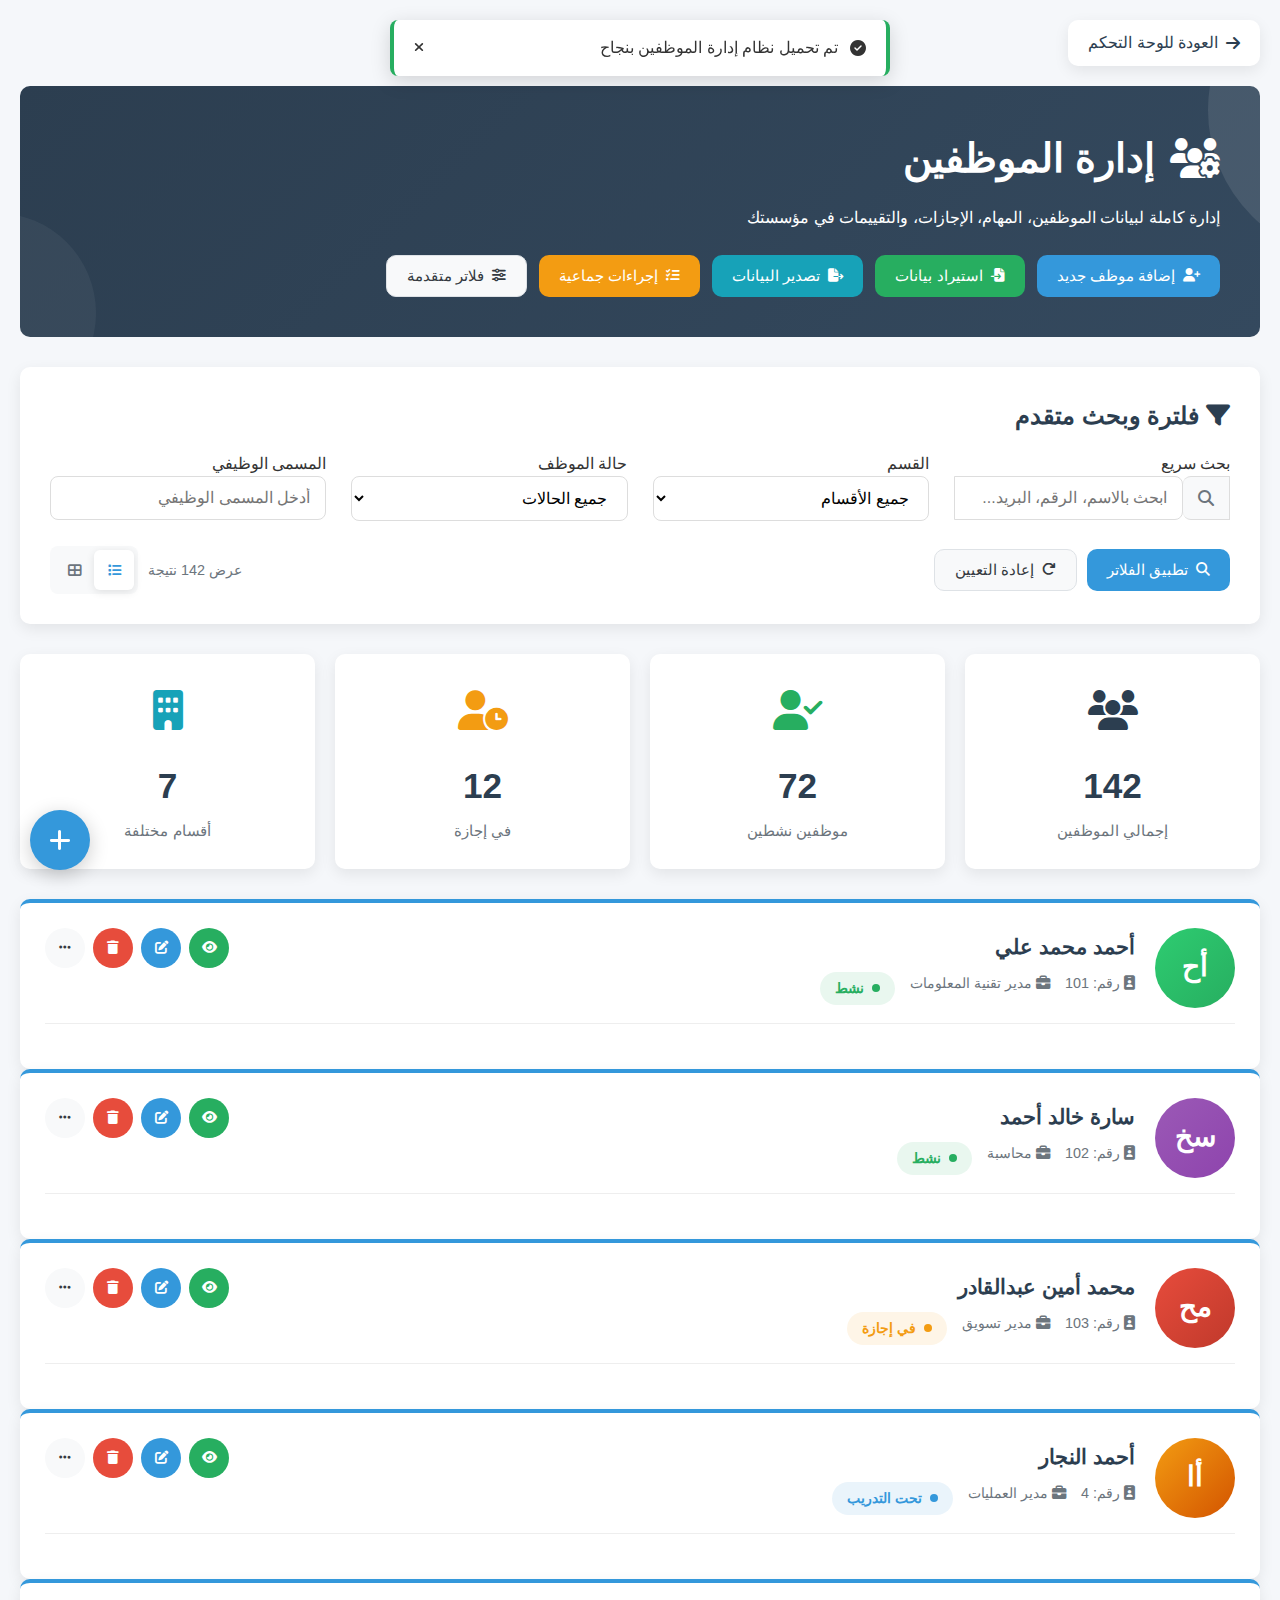
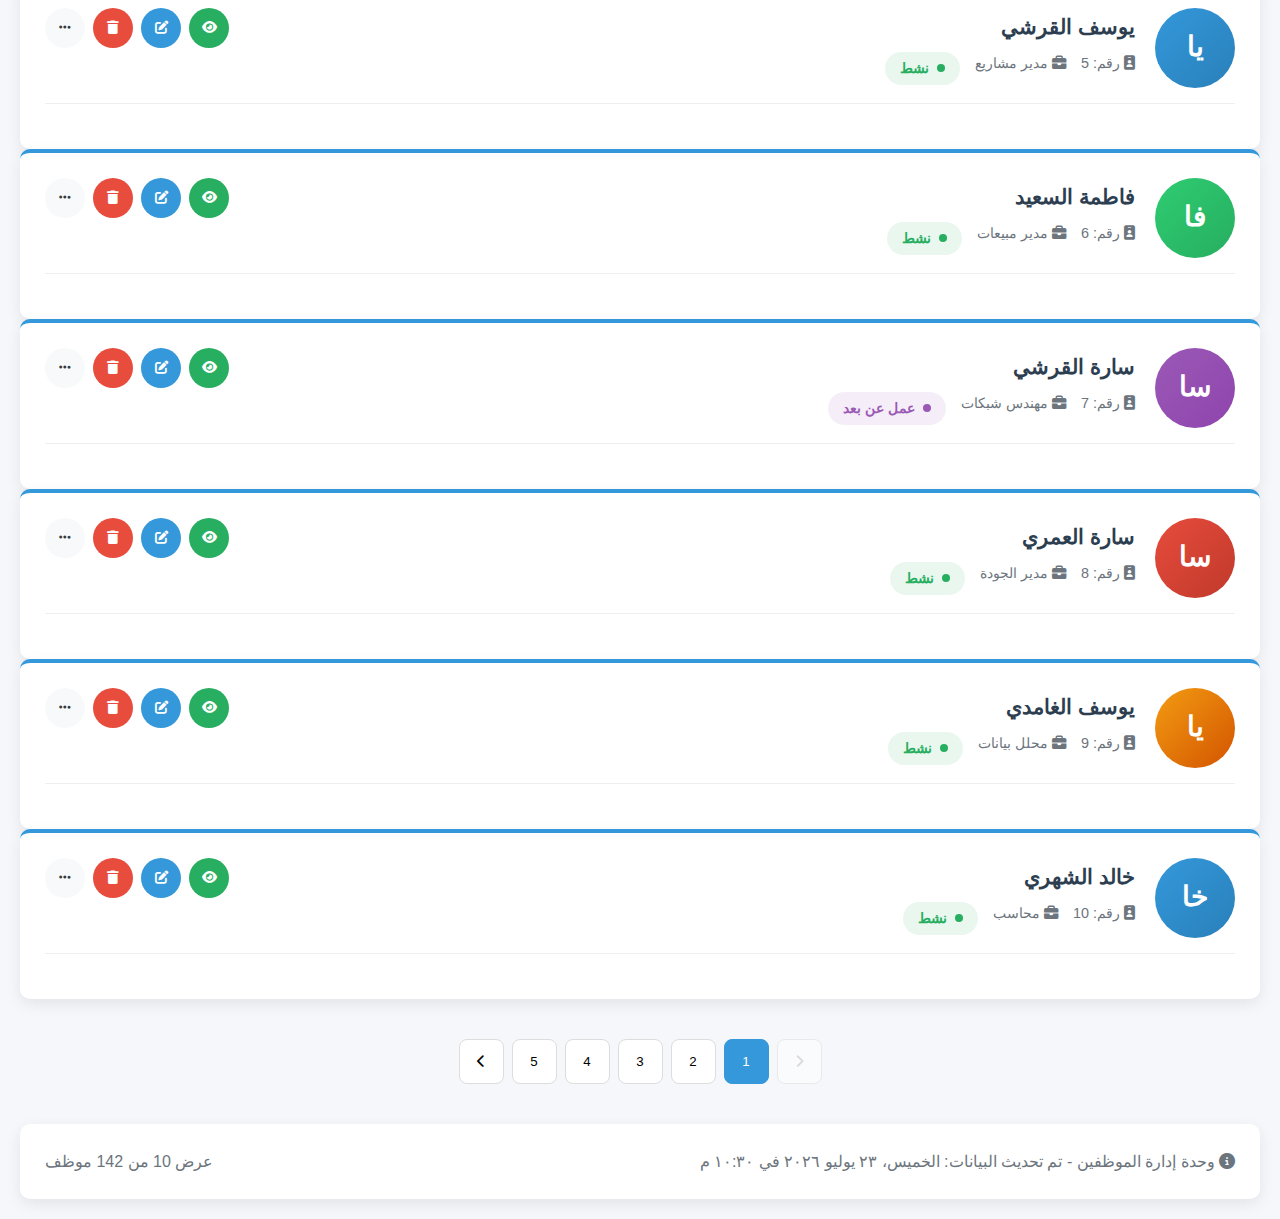
<file: index.html>
<!DOCTYPE html>
<html lang="ar" dir="rtl">
<head>
    <meta charset="UTF-8">
    <meta name="viewport" content="width=device-width, initial-scale=1.0">
    <title>إدارة الموظفين - Zeralda ERP</title>
    <link rel="stylesheet" href="https://cdnjs.cloudflare.com/ajax/libs/font-awesome/6.4.0/css/all.min.css">
    <link rel="stylesheet" href="styles.css">
</head>
<body>
    <div class="container">
        <!-- زر العودة -->
        <a href="../index.html" class="back-btn">
            <i class="fas fa-arrow-right"></i> العودة للوحة التحكم
        </a>
        
        <!-- رأس الصفحة -->
        <div class="page-header">
            <div class="page-header-content">
                <h1><i class="fas fa-users-cog"></i> إدارة الموظفين</h1>
                <p>إدارة كاملة لبيانات الموظفين، المهام، الإجازات، والتقييمات في مؤسستك</p>
                <div class="header-actions">
                    <button class="btn btn-primary" onclick="openAddEmployeeModal()">
                        <i class="fas fa-user-plus"></i> إضافة موظف جديد
                    </button>
                    <button class="btn btn-success" onclick="openImportModal()">
                        <i class="fas fa-file-import"></i> استيراد بيانات
                    </button>
                    <button class="btn btn-info" onclick="exportEmployees()">
                        <i class="fas fa-file-export"></i> تصدير البيانات
                    </button>
                    <button class="btn btn-warning" onclick="openBulkActionsModal()">
                        <i class="fas fa-tasks"></i> إجراءات جماعية
                    </button>
                    <button class="btn btn-light" onclick="toggleAdvancedFilters()">
                        <i class="fas fa-sliders-h"></i> فلاتر متقدمة
                    </button>
                </div>
            </div>
        </div>
        
        <!-- قسم الفلاتر والبحث -->
        <div class="filters-section">
            <h3><i class="fas fa-filter"></i> فلترة وبحث متقدم</h3>
            <div class="filters-grid">
                <div>
                    <label>بحث سريع</label>
                    <div class="input-group">
                        <span class="input-group-text">
                            <i class="fas fa-search"></i>
                        </span>
                        <input type="text" class="form-control" placeholder="ابحث بالاسم، الرقم، البريد..." id="searchInput">
                    </div>
                </div>
                <div>
                    <label>القسم</label>
                    <select class="form-control" id="departmentFilter">
                        <option value="">جميع الأقسام</option>
                        <option value="it">تكنولوجيا المعلومات</option>
                        <option value="hr">الموارد البشرية</option>
                        <option value="finance">المالية</option>
                        <option value="marketing">التسويق</option>
                        <option value="sales">المبيعات</option>
                        <option value="operations">العمليات</option>
                        <option value="support">الدعم الفني</option>
                    </select>
                </div>
                <div>
                    <label>حالة الموظف</label>
                    <select class="form-control" id="statusFilter">
                        <option value="">جميع الحالات</option>
                        <option value="active">نشط</option>
                        <option value="inactive">غير نشط</option>
                        <option value="vacation">في إجازة</option>
                        <option value="training">تحت التدريب</option>
                        <option value="remote">عمل عن بعد</option>
                    </select>
                </div>
                <div>
                    <label>المسمى الوظيفي</label>
                    <input type="text" class="form-control" placeholder="أدخل المسمى الوظيفي" id="positionFilter">
                </div>
            </div>
            
            <!-- الفلاتر المتقدمة -->
            <div class="advanced-filters" id="advancedFilters">
                <h4><i class="fas fa-cogs"></i> فلاتر متقدمة</h4>
                <div class="filters-grid">
                    <div>
                        <label>نطاق الراتب</label>
                        <div class="row">
                            <div class="col-6">
                                <input type="number" class="form-control" placeholder="من" id="salaryMin">
                            </div>
                            <div class="col-6">
                                <input type="number" class="form-control" placeholder="إلى" id="salaryMax">
                            </div>
                        </div>
                    </div>
                    <div>
                        <label>تاريخ التعيين</label>
                        <div class="row">
                            <div class="col-6">
                                <input type="date" class="form-control" id="hireDateFrom">
                            </div>
                            <div class="col-6">
                                <input type="date" class="form-control" id="hireDateTo">
                            </div>
                        </div>
                    </div>
                    <div>
                        <label>المدينة</label>
                        <input type="text" class="form-control" placeholder="اسم المدينة" id="cityFilter">
                    </div>
                    <div>
                        <label>فرز حسب</label>
                        <select class="form-control" id="sortBy">
                            <option value="name">الاسم (أ-ي)</option>
                            <option value="name_desc">الاسم (ي-أ)</option>
                            <option value="salary">الراتب (منخفض-عالي)</option>
                            <option value="salary_desc">الراتب (عالي-منخفض)</option>
                            <option value="hireDate">تاريخ التعيين (قديم-جديد)</option>
                            <option value="hireDate_desc">تاريخ التعيين (جديد-قديم)</option>
                        </select>
                    </div>
                </div>
            </div>
            
            <div class="filters-actions">
                <button class="btn btn-primary" onclick="applyFilters()">
                    <i class="fas fa-search"></i> تطبيق الفلاتر
                </button>
                <button class="btn btn-light" onclick="resetFilters()">
                    <i class="fas fa-redo"></i> إعادة التعيين
                </button>
                <span id="resultsCount" class="results-count">
                    جاري تحميل النتائج...
                </span>
                <div class="view-toggle">
                    <button class="view-toggle-btn active" onclick="changeView('list')">
                        <i class="fas fa-list"></i>
                    </button>
                    <button class="view-toggle-btn" onclick="changeView('grid')">
                        <i class="fas fa-th-large"></i>
                    </button>
                </div>
            </div>
        </div>
        
        <!-- إحصائيات -->
        <div class="stats-grid">
            <div class="stat-card clickable" onclick="filterByStatus('')">
                <div class="stat-icon" style="color: var(--secondary);">
                    <i class="fas fa-users"></i>
                </div>
                <div class="stat-value" id="totalEmployees">142</div>
                <div class="stat-label">إجمالي الموظفين</div>
            </div>
            <div class="stat-card clickable" onclick="filterByStatus('active')">
                <div class="stat-icon" style="color: var(--success);">
                    <i class="fas fa-user-check"></i>
                </div>
                <div class="stat-value" id="activeEmployees">135</div>
                <div class="stat-label">موظفين نشطين</div>
            </div>
            <div class="stat-card clickable" onclick="filterByStatus('vacation')">
                <div class="stat-icon" style="color: var(--warning);">
                    <i class="fas fa-user-clock"></i>
                </div>
                <div class="stat-value" id="vacationEmployees">7</div>
                <div class="stat-label">في إجازة</div>
            </div>
            <div class="stat-card clickable" onclick="filterByDepartment('')">
                <div class="stat-icon" style="color: var(--info);">
                    <i class="fas fa-building"></i>
                </div>
                <div class="stat-value" id="totalDepartments">8</div>
                <div class="stat-label">أقسام مختلفة</div>
            </div>
        </div>
        
        <!-- قائمة الموظفين -->
        <div class="employees-container">
            <div class="loading" id="loadingIndicator" style="display: none;">
                <div class="loading-spinner"></div>
            </div>
            
            <div class="employees-list" id="employeesList">
                <!-- سيتم تعبئة القائمة ديناميكياً -->
            </div>
            
            <div class="empty-state" id="emptyState" style="display: none;">
                <i class="fas fa-users-slash"></i>
                <h3>لا توجد نتائج</h3>
                <p>لم يتم العثور على موظفين بناءً على الفلاتر المحددة</p>
                <button class="btn btn-primary" onclick="resetFilters()">
                    <i class="fas fa-redo"></i> عرض جميع الموظفين
                </button>
            </div>
        </div>
        
        <!-- الترقيم -->
        <div class="pagination" id="paginationContainer">
            <!-- سيتم تعبئة الترقيم ديناميكياً -->
        </div>
        
        <!-- تذييل الصفحة -->
        <div class="footer">
            <div>
                <p><i class="fas fa-info-circle"></i> وحدة إدارة الموظفين - تم تحديث البيانات: <span id="lastUpdate">اليوم الساعة 11:30 صباحاً</span></p>
            </div>
            <div>
                <p>عرض <span id="displayCount">3</span> من <span id="totalCount">142</span> موظف</p>
            </div>
        </div>
    </div>
    
    <!-- زر الإضافة العائم -->
    <button class="floating-action-btn" onclick="openAddEmployeeModal()">
        <i class="fas fa-plus"></i>
    </button>

    <script src="script.js"></script>
</body>
</html>
</file>
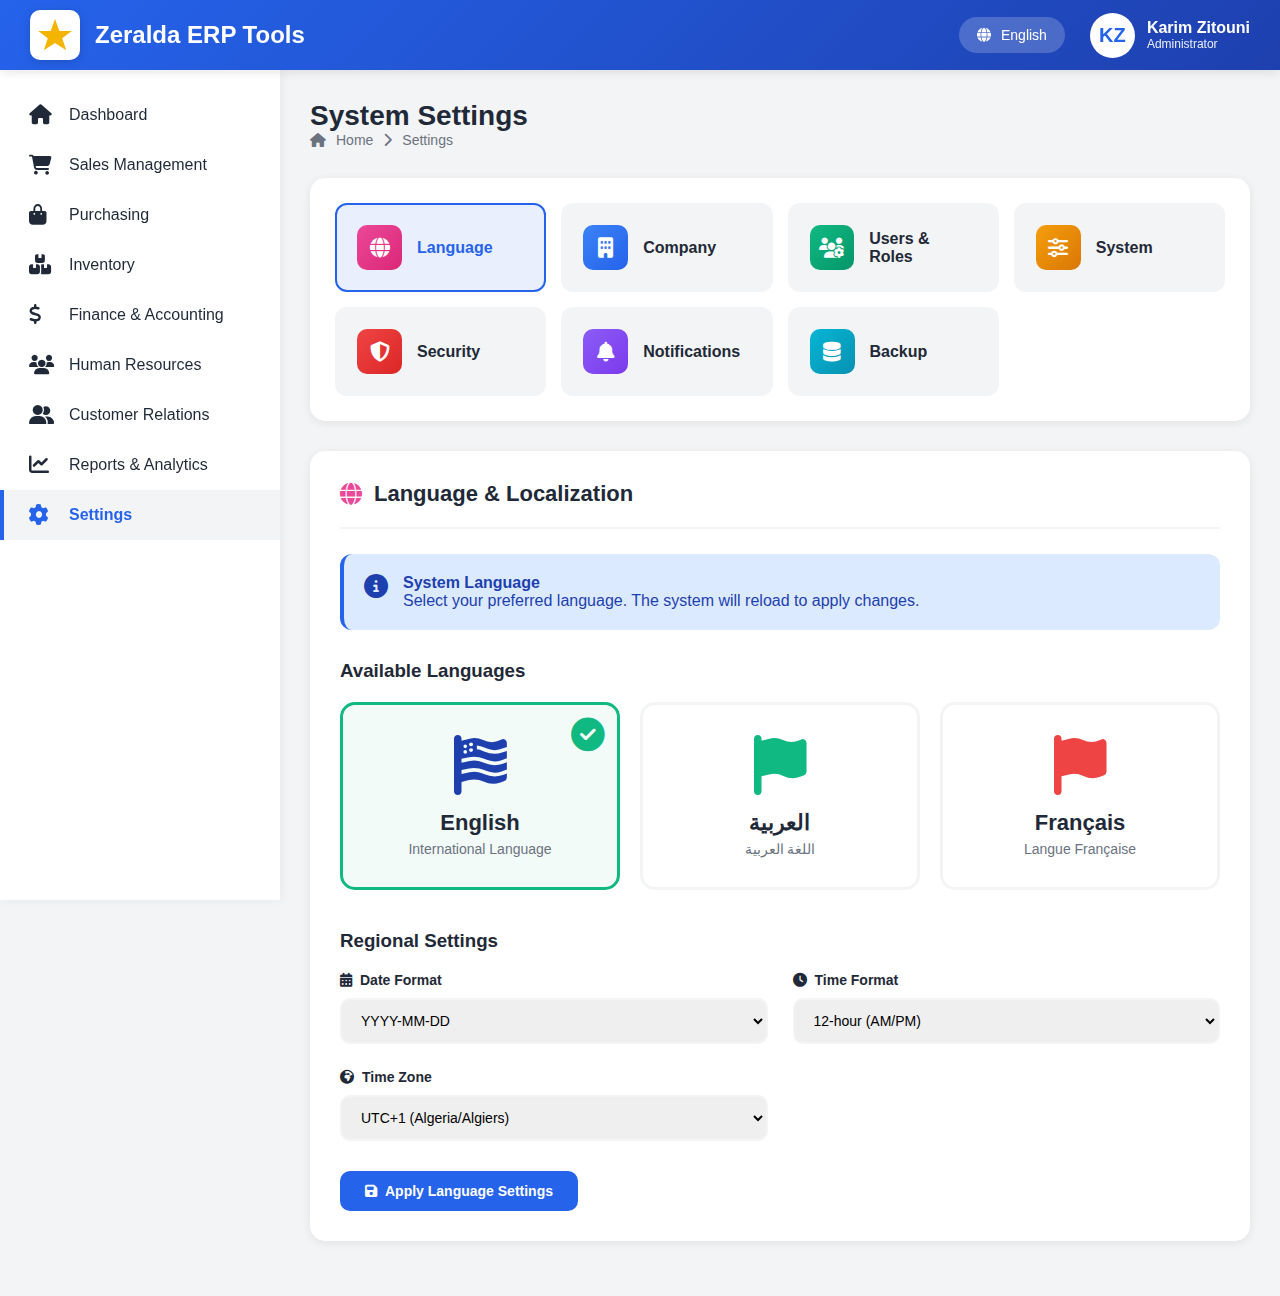
<file: settings.html>
<!DOCTYPE html>
<html lang="en" dir="ltr">
<head>
    <meta charset="UTF-8">
    <meta name="viewport" content="width=device-width, initial-scale=1.0">
    <title>Settings - Zeralda ERP Tools</title>
    <link rel="stylesheet" href="https://cdnjs.cloudflare.com/ajax/libs/font-awesome/6.4.0/css/all.min.css">
    <style>
        * {
            margin: 0;
            padding: 0;
            box-sizing: border-box;
        }

        :root {
            --primary-color: #2563eb;
            --secondary-color: #1e40af;
            --success-color: #10b981;
            --warning-color: #f59e0b;
            --danger-color: #ef4444;
            --info-color: #06b6d4;
            --purple-color: #8b5cf6;
            --dark-color: #1f2937;
            --light-color: #f3f4f6;
            --white-color: #ffffff;
            --sidebar-width: 280px;
            --header-height: 70px;
        }

        body {
            font-family: 'Segoe UI', Tahoma, Geneva, Verdana, sans-serif;
            background-color: var(--light-color);
            color: var(--dark-color);
        }

        body.rtl {
            direction: rtl;
        }

        /* Header */
        .header {
            position: fixed;
            top: 0;
            left: 0;
            right: 0;
            height: var(--header-height);
            background: linear-gradient(135deg, var(--primary-color), var(--secondary-color));
            color: white;
            display: flex;
            align-items: center;
            justify-content: space-between;
            padding: 0 30px;
            box-shadow: 0 2px 10px rgba(0,0,0,0.1);
            z-index: 1000;
        }

        .header-left {
            display: flex;
            align-items: center;
            gap: 20px;
        }

        .logo {
            display: flex;
            align-items: center;
            gap: 15px;
            font-size: 24px;
            font-weight: bold;
        }

        .logo-image {
            height: 50px;
            width: auto;
            object-fit: contain;
            background: white;
            padding: 5px;
            border-radius: 10px;
            box-shadow: 0 2px 8px rgba(0,0,0,0.15);
        }

        .header-right {
            display: flex;
            align-items: center;
            gap: 25px;
        }

        .language-indicator {
            background: rgba(255,255,255,0.2);
            padding: 10px 18px;
            border-radius: 25px;
            display: flex;
            align-items: center;
            gap: 10px;
            font-size: 14px;
            font-weight: 500;
            cursor: pointer;
            transition: all 0.3s;
            text-decoration: none;
            color: white;
        }

        .language-indicator:hover {
            background: rgba(255,255,255,0.3);
            transform: scale(1.05);
        }

        .user-info {
            display: flex;
            align-items: center;
            gap: 12px;
        }

        .user-avatar {
            width: 45px;
            height: 45px;
            border-radius: 50%;
            background: white;
            color: var(--primary-color);
            display: flex;
            align-items: center;
            justify-content: center;
            font-size: 20px;
            font-weight: bold;
        }

        /* Sidebar */
        .sidebar {
            position: fixed;
            top: var(--header-height);
            left: 0;
            width: var(--sidebar-width);
            height: calc(100vh - var(--header-height));
            background: var(--white-color);
            box-shadow: 2px 0 10px rgba(0,0,0,0.05);
            overflow-y: auto;
            transition: all 0.3s;
            z-index: 999;
        }

        body.rtl .sidebar {
            left: auto;
            right: 0;
        }

        .menu {
            padding: 20px 0;
        }

        .menu-item {
            padding: 15px 25px;
            display: flex;
            align-items: center;
            gap: 15px;
            color: var(--dark-color);
            text-decoration: none;
            transition: all 0.3s;
            cursor: pointer;
            border-left: 4px solid transparent;
        }

        body.rtl .menu-item {
            border-left: none;
            border-right: 4px solid transparent;
        }

        .menu-item:hover {
            background: var(--light-color);
            border-left-color: var(--primary-color);
        }

        body.rtl .menu-item:hover {
            border-right-color: var(--primary-color);
        }

        .menu-item.active {
            background: var(--light-color);
            color: var(--primary-color);
            border-left-color: var(--primary-color);
            font-weight: 600;
        }

        body.rtl .menu-item.active {
            border-right-color: var(--primary-color);
        }

        .menu-item i {
            width: 25px;
            font-size: 20px;
        }

        /* Main Content */
        .main-content {
            margin-left: var(--sidebar-width);
            margin-top: var(--header-height);
            padding: 30px;
            min-height: calc(100vh - var(--header-height));
        }

        body.rtl .main-content {
            margin-left: 0;
            margin-right: var(--sidebar-width);
        }

        .page-header {
            display: flex;
            justify-content: space-between;
            align-items: center;
            margin-bottom: 30px;
            flex-wrap: wrap;
            gap: 15px;
        }

        .page-title {
            font-size: 28px;
            font-weight: 700;
            color: var(--dark-color);
        }

        .breadcrumb {
            display: flex;
            align-items: center;
            gap: 10px;
            font-size: 14px;
            color: #6b7280;
        }

        /* Settings Navigation */
        .settings-nav {
            background: white;
            border-radius: 15px;
            box-shadow: 0 2px 10px rgba(0,0,0,0.08);
            margin-bottom: 30px;
            padding: 25px;
        }

        .settings-nav-grid {
            display: grid;
            grid-template-columns: repeat(auto-fit, minmax(200px, 1fr));
            gap: 15px;
        }

        .settings-nav-item {
            padding: 20px;
            background: var(--light-color);
            border-radius: 12px;
            cursor: pointer;
            transition: all 0.3s;
            display: flex;
            align-items: center;
            gap: 15px;
            border: 2px solid transparent;
        }

        .settings-nav-item:hover {
            background: #e5e7eb;
            transform: translateY(-3px);
            box-shadow: 0 5px 15px rgba(0,0,0,0.1);
        }

        .settings-nav-item.active {
            background: rgba(37, 99, 235, 0.1);
            border-color: var(--primary-color);
            color: var(--primary-color);
        }

        .settings-icon {
            width: 45px;
            height: 45px;
            border-radius: 10px;
            display: flex;
            align-items: center;
            justify-content: center;
            font-size: 20px;
            color: white;
        }

        .settings-icon.blue { background: linear-gradient(135deg, #3b82f6, #2563eb); }
        .settings-icon.green { background: linear-gradient(135deg, #10b981, #059669); }
        .settings-icon.orange { background: linear-gradient(135deg, #f59e0b, #d97706); }
        .settings-icon.red { background: linear-gradient(135deg, #ef4444, #dc2626); }
        .settings-icon.purple { background: linear-gradient(135deg, #8b5cf6, #7c3aed); }
        .settings-icon.cyan { background: linear-gradient(135deg, #06b6d4, #0891b2); }
        .settings-icon.pink { background: linear-gradient(135deg, #ec4899, #db2777); }

        /* Settings Section */
        .settings-section {
            background: white;
            border-radius: 15px;
            box-shadow: 0 2px 10px rgba(0,0,0,0.08);
            padding: 30px;
            margin-bottom: 25px;
            display: none;
        }

        .settings-section.active {
            display: block;
        }

        .section-header {
            display: flex;
            justify-content: space-between;
            align-items: center;
            margin-bottom: 25px;
            padding-bottom: 20px;
            border-bottom: 2px solid var(--light-color);
        }

        .section-title {
            font-size: 22px;
            font-weight: 700;
            display: flex;
            align-items: center;
            gap: 12px;
        }

        /* Language Card Styles */
        .language-card {
            background: white;
            border: 3px solid var(--light-color);
            border-radius: 15px;
            padding: 30px;
            cursor: pointer;
            transition: all 0.3s;
            display: flex;
            flex-direction: column;
            align-items: center;
            text-align: center;
            position: relative;
        }

        .language-card:hover {
            border-color: var(--primary-color);
            transform: translateY(-5px);
            box-shadow: 0 8px 20px rgba(37, 99, 235, 0.2);
        }

        .language-card.selected {
            border-color: var(--success-color);
            background: rgba(16, 185, 129, 0.05);
        }

        .language-flag {
            margin-bottom: 15px;
        }

        .language-info h4 {
            font-size: 22px;
            font-weight: 700;
            margin-bottom: 5px;
            color: var(--dark-color);
        }

        .language-info p {
            font-size: 14px;
            color: #6b7280;
        }

        .language-check {
            position: absolute;
            top: 15px;
            right: 15px;
            font-size: 28px;
            color: var(--success-color);
            opacity: 0;
            transition: all 0.3s;
        }

        .language-card.selected .language-check {
            opacity: 1;
            transform: scale(1.2);
        }

        /* Form Elements */
        .form-grid {
            display: grid;
            grid-template-columns: repeat(auto-fit, minmax(300px, 1fr));
            gap: 25px;
            margin-bottom: 25px;
        }

        .form-group {
            display: flex;
            flex-direction: column;
            gap: 10px;
        }

        .form-label {
            font-weight: 600;
            font-size: 14px;
            color: var(--dark-color);
            display: flex;
            align-items: center;
            gap: 8px;
        }

        .form-input,
        .form-select,
        .form-textarea {
            padding: 12px 15px;
            border: 2px solid var(--light-color);
            border-radius: 10px;
            font-size: 14px;
            transition: all 0.3s;
            font-family: inherit;
        }

        .form-input:focus,
        .form-select:focus,
        .form-textarea:focus {
            outline: none;
            border-color: var(--primary-color);
            box-shadow: 0 0 0 3px rgba(37, 99, 235, 0.1);
        }

        /* Alert Box */
        .alert-box {
            padding: 20px;
            border-radius: 12px;
            margin-bottom: 20px;
            display: flex;
            align-items: start;
            gap: 15px;
        }

        .alert-info {
            background: #dbeafe;
            color: #1e40af;
            border-left: 4px solid #2563eb;
        }

        .alert-success {
            background: #d1fae5;
            color: #065f46;
            border-left: 4px solid #10b981;
        }

        /* Buttons */
        .btn {
            padding: 12px 25px;
            border-radius: 10px;
            border: none;
            cursor: pointer;
            font-size: 14px;
            font-weight: 600;
            display: inline-flex;
            align-items: center;
            gap: 8px;
            transition: all 0.3s;
        }

        .btn-primary {
            background: var(--primary-color);
            color: white;
        }

        .btn-primary:hover {
            background: var(--secondary-color);
            transform: translateY(-2px);
            box-shadow: 0 5px 15px rgba(37, 99, 235, 0.3);
        }

        .btn-success {
            background: var(--success-color);
            color: white;
        }

        .btn-secondary {
            background: #6b7280;
            color: white;
        }

        .btn-group {
            display: flex;
            gap: 10px;
            flex-wrap: wrap;
        }

        .mobile-menu-btn {
            display: none;
            font-size: 24px;
            cursor: pointer;
        }

        /* Responsive */
        @media (max-width: 768px) {
            .sidebar {
                transform: translateX(-100%);
            }

            body.rtl .sidebar {
                transform: translateX(100%);
            }

            .sidebar.active {
                transform: translateX(0);
            }

            .main-content {
                margin-left: 0;
            }

            body.rtl .main-content {
                margin-right: 0;
            }

            .mobile-menu-btn {
                display: block;
            }

            .settings-nav-grid {
                grid-template-columns: 1fr;
            }

            .form-grid {
                grid-template-columns: 1fr;
            }
        }
    </style>
</head>
<body>
    <!-- Header -->
    <div class="header">
        <div class="header-left">
            <i class="fas fa-bars mobile-menu-btn" onclick="toggleSidebar()"></i>
            <div class="logo">
                <img src="data:image/svg+xml,%3Csvg xmlns='http://www.w3.org/2000/svg' viewBox='0 0 100 100'%3E%3Cpath fill='%23F4B400' d='M50,10 L61,40 L92,40 L68,58 L78,88 L50,70 L22,88 L32,58 L8,40 L39,40 Z'/%3E%3C/svg%3E" alt="Company Logo" class="logo-image">
                <i class="fas fa-building" style="display:none;"></i>
                <span id="app-title">Zeralda ERP Tools</span>
            </div>
        </div>
        <div class="header-right">
            <div class="language-indicator">
                <i class="fas fa-globe"></i>
                <span id="current-lang">English</span>
            </div>
            <div class="user-info">
                <div class="user-avatar">KZ</div>
                <div>
                    <div style="font-weight: 600;">Karim Zitouni</div>
                    <div style="font-size: 12px; opacity: 0.9;">Administrator</div>
                </div>
            </div>
        </div>
    </div>

    <!-- Sidebar -->
    <div class="sidebar" id="sidebar">
        <div class="menu">
            <a class="menu-item" href="zeralda_erp_dashboard.html">
                <i class="fas fa-home"></i>
                <span class="menu-text" data-en="Dashboard" data-ar="لوحة التحكم" data-fr="Tableau de bord">Dashboard</span>
            </a>
            <a class="menu-item" href="sales_management.html">
                <i class="fas fa-shopping-cart"></i>
                <span class="menu-text" data-en="Sales Management" data-ar="إدارة المبيعات" data-fr="Gestion des ventes">Sales Management</span>
            </a>
            <a class="menu-item" href="purchasing_management.html">
                <i class="fas fa-shopping-bag"></i>
                <span class="menu-text" data-en="Purchasing" data-ar="المشتريات" data-fr="Achats">Purchasing</span>
            </a>
            <a class="menu-item" href="inventory_management.html">
                <i class="fas fa-boxes"></i>
                <span class="menu-text" data-en="Inventory" data-ar="المخزون" data-fr="Inventaire">Inventory</span>
            </a>
            <a class="menu-item" href="finance_accounting.html">
                <i class="fas fa-dollar-sign"></i>
                <span class="menu-text" data-en="Finance & Accounting" data-ar="المالية والحسابات" data-fr="Finance et Comptabilité">Finance & Accounting</span>
            </a>
            <a class="menu-item" href="hr_management.html">
                <i class="fas fa-users"></i>
                <span class="menu-text" data-en="Human Resources" data-ar="الموارد البشرية" data-fr="Ressources Humaines">Human Resources</span>
            </a>
            <a class="menu-item" href="crm_management.html">
                <i class="fas fa-user-friends"></i>
                <span class="menu-text" data-en="Customer Relations" data-ar="علاقات العملاء" data-fr="Relations Clients">Customer Relations</span>
            </a>
            <a class="menu-item" href="reports_analytics.html">
                <i class="fas fa-chart-line"></i>
                <span class="menu-text" data-en="Reports & Analytics" data-ar="التقارير والتحليلات" data-fr="Rapports et Analyses">Reports & Analytics</span>
            </a>
            <a class="menu-item active">
                <i class="fas fa-cog"></i>
                <span class="menu-text" data-en="Settings" data-ar="الإعدادات" data-fr="Paramètres">Settings</span>
            </a>
        </div>
    </div>

    <!-- Main Content -->
    <div class="main-content">
        <div class="page-header">
            <div>
                <h1 class="page-title" data-en="System Settings" data-ar="إعدادات النظام" data-fr="Paramètres Système">System Settings</h1>
                <div class="breadcrumb">
                    <i class="fas fa-home"></i>
                    <span data-en="Home" data-ar="الرئيسية" data-fr="Accueil">Home</span>
                    <i class="fas fa-chevron-right"></i>
                    <span data-en="Settings" data-ar="الإعدادات" data-fr="Paramètres">Settings</span>
                </div>
            </div>
        </div>

        <!-- Settings Navigation -->
        <div class="settings-nav">
            <div class="settings-nav-grid">
                <div class="settings-nav-item active" onclick="showSection('language')">
                    <div class="settings-icon pink">
                        <i class="fas fa-globe"></i>
                    </div>
                    <div>
                        <strong data-en="Language" data-ar="اللغة" data-fr="Langue">Language</strong>
                    </div>
                </div>
                <div class="settings-nav-item" onclick="showSection('company')">
                    <div class="settings-icon blue">
                        <i class="fas fa-building"></i>
                    </div>
                    <div>
                        <strong data-en="Company" data-ar="الشركة" data-fr="Entreprise">Company</strong>
                    </div>
                </div>
                <div class="settings-nav-item" onclick="showSection('users')">
                    <div class="settings-icon green">
                        <i class="fas fa-users-cog"></i>
                    </div>
                    <div>
                        <strong data-en="Users & Roles" data-ar="المستخدمون" data-fr="Utilisateurs">Users & Roles</strong>
                    </div>
                </div>
                <div class="settings-nav-item" onclick="showSection('system')">
                    <div class="settings-icon orange">
                        <i class="fas fa-sliders-h"></i>
                    </div>
                    <div>
                        <strong data-en="System" data-ar="النظام" data-fr="Système">System</strong>
                    </div>
                </div>
                <div class="settings-nav-item" onclick="showSection('security')">
                    <div class="settings-icon red">
                        <i class="fas fa-shield-alt"></i>
                    </div>
                    <div>
                        <strong data-en="Security" data-ar="الأمان" data-fr="Sécurité">Security</strong>
                    </div>
                </div>
                <div class="settings-nav-item" onclick="showSection('notifications')">
                    <div class="settings-icon purple">
                        <i class="fas fa-bell"></i>
                    </div>
                    <div>
                        <strong data-en="Notifications" data-ar="الإشعارات" data-fr="Notifications">Notifications</strong>
                    </div>
                </div>
                <div class="settings-nav-item" onclick="showSection('backup')">
                    <div class="settings-icon cyan">
                        <i class="fas fa-database"></i>
                    </div>
                    <div>
                        <strong data-en="Backup" data-ar="النسخ الاحتياطي" data-fr="Sauvegarde">Backup</strong>
                    </div>
                </div>
            </div>
        </div>

        <!-- Language Settings -->
        <div id="language" class="settings-section active">
            <div class="section-header">
                <div class="section-title">
                    <i class="fas fa-globe" style="color: #ec4899;"></i>
                    <span data-en="Language & Localization" data-ar="اللغة والتوطين" data-fr="Langue et Localisation">Language & Localization</span>
                </div>
            </div>

            <div class="alert-box alert-info">
                <i class="fas fa-info-circle" style="font-size: 24px;"></i>
                <div>
                    <strong data-en="System Language" data-ar="لغة النظام" data-fr="Langue Système">System Language</strong>
                    <p data-en="Select your preferred language. The system will reload to apply changes." data-ar="اختر لغتك المفضلة. سيتم إعادة تحميل النظام لتطبيق التغييرات." data-fr="Sélectionnez votre langue. Le système se rechargera pour appliquer les modifications.">Select your preferred language. The system will reload to apply changes.</p>
                </div>
            </div>

            <h3 style="margin: 30px 0 20px 0;" data-en="Available Languages" data-ar="اللغات المتاحة" data-fr="Langues Disponibles">Available Languages</h3>
            
            <div style="display: grid; grid-template-columns: repeat(auto-fit, minmax(280px, 1fr)); gap: 20px; margin-bottom: 30px;">
                <!-- English -->
                <div class="language-card" onclick="selectLanguage('en')" id="lang-en">
                    <div class="language-flag">
                        <i class="fas fa-flag-usa" style="font-size: 60px; color: #1e40af;"></i>
                    </div>
                    <div class="language-info">
                        <h4>English</h4>
                        <p>International Language</p>
                    </div>
                    <div class="language-check">
                        <i class="fas fa-check-circle"></i>
                    </div>
                </div>

                <!-- Arabic -->
                <div class="language-card" onclick="selectLanguage('ar')" id="lang-ar">
                    <div class="language-flag">
                        <i class="fas fa-flag" style="font-size: 60px; color: #10b981;"></i>
                    </div>
                    <div class="language-info">
                        <h4>العربية</h4>
                        <p>اللغة العربية</p>
                    </div>
                    <div class="language-check">
                        <i class="fas fa-check-circle"></i>
                    </div>
                </div>

                <!-- French -->
                <div class="language-card" onclick="selectLanguage('fr')" id="lang-fr">
                    <div class="language-flag">
                        <i class="fas fa-flag" style="font-size: 60px; color: #ef4444;"></i>
                    </div>
                    <div class="language-info">
                        <h4>Français</h4>
                        <p>Langue Française</p>
                    </div>
                    <div class="language-check">
                        <i class="fas fa-check-circle"></i>
                    </div>
                </div>
            </div>

            <div class="alert-box alert-success" id="language-success" style="display: none;">
                <i class="fas fa-check-circle" style="font-size: 24px;"></i>
                <div>
                    <strong data-en="Language Changed!" data-ar="تم تغيير اللغة!" data-fr="Langue Modifiée!">Language Changed!</strong>
                    <p id="language-success-msg"></p>
                </div>
            </div>

            <h3 style="margin: 40px 0 20px 0;" data-en="Regional Settings" data-ar="الإعدادات الإقليمية" data-fr="Paramètres Régionaux">Regional Settings</h3>
            
            <div class="form-grid">
                <div class="form-group">
                    <label class="form-label">
                        <i class="fas fa-calendar-alt"></i>
                        <span data-en="Date Format" data-ar="تنسيق التاريخ" data-fr="Format Date">Date Format</span>
                    </label>
                    <select class="form-select" id="dateFormat">
                        <option value="DD/MM/YYYY">DD/MM/YYYY</option>
                        <option value="MM/DD/YYYY">MM/DD/YYYY</option>
                        <option value="YYYY-MM-DD" selected>YYYY-MM-DD</option>
                    </select>
                </div>
                <div class="form-group">
                    <label class="form-label">
                        <i class="fas fa-clock"></i>
                        <span data-en="Time Format" data-ar="تنسيق الوقت" data-fr="Format Heure">Time Format</span>
                    </label>
                    <select class="form-select" id="timeFormat">
                        <option value="12" selected>12-hour (AM/PM)</option>
                        <option value="24">24-hour</option>
                    </select>
                </div>
                <div class="form-group">
                    <label class="form-label">
                        <i class="fas fa-globe-africa"></i>
                        <span data-en="Time Zone" data-ar="المنطقة الزمنية" data-fr="Fuseau Horaire">Time Zone</span>
                    </label>
                    <select class="form-select" id="timezone">
                        <option value="UTC+1" selected>UTC+1 (Algeria/Algiers)</option>
                        <option value="UTC+0">UTC+0 (GMT)</option>
                        <option value="UTC+2">UTC+2 (Cairo)</option>
                        <option value="UTC+3">UTC+3 (Riyadh)</option>
                    </select>
                </div>
            </div>

            <div class="btn-group" style="margin-top: 30px;">
                <button class="btn btn-primary" onclick="saveLanguageSettings()">
                    <i class="fas fa-save"></i>
                    <span data-en="Apply Language Settings" data-ar="تطبيق إعدادات اللغة" data-fr="Appliquer Paramètres">Apply Language Settings</span>
                </button>
            </div>
        </div>

        <!-- Company Settings (مخفي افتراضياً) -->
        <div id="company" class="settings-section">
            <div class="section-header">
                <div class="section-title">
                    <i class="fas fa-building" style="color: var(--primary-color);"></i>
                    <span data-en="Company Information" data-ar="معلومات الشركة" data-fr="Informations Entreprise">Company Information</span>
                </div>
            </div>
            <p data-en="Company settings will be displayed here..." data-ar="إعدادات الشركة ستظهر هنا..." data-fr="Les paramètres de l'entreprise s'afficheront ici...">Company settings will be displayed here...</p>
        </div>

        <!-- باقي الأقسام... -->
        <div id="users" class="settings-section">
            <div class="section-header">
                <div class="section-title">
                    <i class="fas fa-users-cog" style="color: var(--success-color);"></i>
                    <span data-en="Users & Roles" data-ar="المستخدمون والأدوار" data-fr="Utilisateurs & Rôles">Users & Roles</span>
                </div>
            </div>
            <p data-en="User settings will be displayed here..." data-ar="إعدادات المستخدمين ستظهر هنا..." data-fr="Les paramètres utilisateurs s'afficheront ici...">User settings will be displayed here...</p>
        </div>

        <div id="system" class="settings-section">
            <div class="section-header">
                <div class="section-title">
                    <i class="fas fa-sliders-h" style="color: var(--warning-color);"></i>
                    <span data-en="System Configuration" data-ar="إعدادات النظام" data-fr="Configuration Système">System Configuration</span>
                </div>
            </div>
            <p data-en="System settings will be displayed here..." data-ar="إعدادات النظام ستظهر هنا..." data-fr="Les paramètres système s'afficheront ici...">System settings will be displayed here...</p>
        </div>

        <div id="security" class="settings-section">
            <div class="section-header">
                <div class="section-title">
                    <i class="fas fa-shield-alt" style="color: var(--danger-color);"></i>
                    <span data-en="Security Settings" data-ar="إعدادات الأمان" data-fr="Paramètres Sécurité">Security Settings</span>
                </div>
            </div>
            <p data-en="Security settings will be displayed here..." data-ar="إعدادات الأمان ستظهر هنا..." data-fr="Les paramètres de sécurité s'afficheront ici...">Security settings will be displayed here...</p>
        </div>

        <div id="notifications" class="settings-section">
            <div class="section-header">
                <div class="section-title">
                    <i class="fas fa-bell" style="color: var(--purple-color);"></i>
                    <span data-en="Notification Preferences" data-ar="تفضيلات الإشعارات" data-fr="Préférences Notifications">Notification Preferences</span>
                </div>
            </div>
            <p data-en="Notification settings will be displayed here..." data-ar="إعدادات الإشعارات ستظهر هنا..." data-fr="Les paramètres de notification s'afficheront ici...">Notification settings will be displayed here...</p>
        </div>

        <div id="backup" class="settings-section">
            <div class="section-header">
                <div class="section-title">
                    <i class="fas fa-database" style="color: var(--info-color);"></i>
                    <span data-en="Backup & Data Management" data-ar="النسخ الاحتياطي" data-fr="Sauvegarde">Backup & Data Management</span>
                </div>
            </div>
            <p data-en="Backup settings will be displayed here..." data-ar="إعدادات النسخ الاحتياطي ستظهر هنا..." data-fr="Les paramètres de sauvegarde s'afficheront ici...">Backup settings will be displayed here...</p>
        </div>
    </div>

    <script>
        // Language Translations
        const translations = {
            en: {
                appTitle: 'Zeralda ERP Tools',
                currentLang: 'English'
            },
            ar: {
                appTitle: 'أدوات زرالدة لتخطيط موارد المؤسسة',
                currentLang: 'العربية'
            },
            fr: {
                appTitle: 'Outils ERP Zeralda',
                currentLang: 'Français'
            }
        };

        // Load Language
        function loadLanguage() {
            const savedLang = localStorage.getItem('preferred-language') || 'en';
            const body = document.body;
            const html = document.documentElement;
            
            if (savedLang === 'ar') {
                body.classList.add('rtl');
                html.setAttribute('dir', 'rtl');
                html.setAttribute('lang', 'ar');
            } else {
                body.classList.remove('rtl');
                html.setAttribute('dir', 'ltr');
                html.setAttribute('lang', savedLang);
            }

            document.querySelectorAll('[data-' + savedLang + ']').forEach(element => {
                element.textContent = element.getAttribute('data-' + savedLang);
            });

            document.getElementById('app-title').textContent = translations[savedLang].appTitle;
            document.getElementById('current-lang').textContent = translations[savedLang].currentLang;
        }

        // Toggle Sidebar
        function toggleSidebar() {
            document.getElementById('sidebar').classList.toggle('active');
        }

        // Show Settings Section
        function showSection(sectionId) {
            document.querySelectorAll('.settings-section').forEach(section => {
                section.classList.remove('active');
            });

            document.querySelectorAll('.settings-nav-item').forEach(item => {
                item.classList.remove('active');
            });

            document.getElementById(sectionId).classList.add('active');
            event.currentTarget.classList.add('active');
        }

        // Select Language
        let selectedLanguage = null;

        function selectLanguage(lang) {
            document.querySelectorAll('.language-card').forEach(card => {
                card.classList.remove('selected');
            });
            
            document.getElementById('lang-' + lang).classList.add('selected');
            selectedLanguage = lang;
        }

        // Save Language Settings
        function saveLanguageSettings() {
            if (!selectedLanguage) {
                alert('Please select a language first!');
                return;
            }

            const lang = selectedLanguage;
            
            localStorage.setItem('preferred-language', lang);
            localStorage.setItem('date-format', document.getElementById('dateFormat').value);
            localStorage.setItem('time-format', document.getElementById('timeFormat').value);
            localStorage.setItem('timezone', document.getElementById('timezone').value);
            
            const successBox = document.getElementById('language-success');
            const successMsg = document.getElementById('language-success-msg');
            
            const messages = {
                en: 'Language changed to English. Reloading the page...',
                ar: 'تم تغيير اللغة إلى العربية. جاري إعادة تحميل الصفحة...',
                fr: 'Langue changée en Français. Rechargement de la page...'
            };
            
            successMsg.textContent = messages[lang];
            successBox.style.display = 'flex';
            
            setTimeout(() => {
                window.location.reload();
            }, 2000);
        }

        // Initialize
        window.addEventListener('load', function() {
            loadLanguage();
            
            const currentLang = localStorage.getItem('preferred-language') || 'en';
            document.getElementById('lang-' + currentLang).classList.add('selected');
            selectedLanguage = currentLang;
            
            const dateFormat = localStorage.getItem('date-format');
            const timeFormat = localStorage.getItem('time-format');
            const timezone = localStorage.getItem('timezone');
            
            if (dateFormat) document.getElementById('dateFormat').value = dateFormat;
            if (timeFormat) document.getElementById('timeFormat').value = timeFormat;
            if (timezone) document.getElementById('timezone').value = timezone;
        });
    </script>
</body>
</html>
</file>
<file: styles.css>
/* Variables */
:root {
    --primary: #3498db;
    --secondary: #2c3e50;
    --success: #27ae60;
    --danger: #e74c3c;
    --warning: #f39c12;
    --info: #17a2b8;
    --light: #f8f9fa;
    --dark: #343a40;
    --gray: #6c757d;
    --border-radius: 10px;
    --box-shadow: 0 5px 15px rgba(0,0,0,0.08);
    --transition: all 0.3s ease;
}

/* Reset & Base Styles */
* {
    margin: 0;
    padding: 0;
    box-sizing: border-box;
    font-family: 'Segoe UI', Tahoma, Geneva, Verdana, sans-serif;
}

body {
    background: #f5f7fa;
    color: #333;
    line-height: 1.6;
    padding: 20px;
    min-height: 100vh;
}

.container {
    max-width: 1400px;
    margin: 0 auto;
}

/* Typography */
h1, h2, h3, h4 {
    color: var(--secondary);
    margin-bottom: 15px;
}

h1 { font-size: 2.2rem; }
h2 { font-size: 1.8rem; }
h3 { font-size: 1.5rem; }
h4 { font-size: 1.2rem; }

/* Buttons */
.btn {
    display: inline-flex;
    align-items: center;
    justify-content: center;
    gap: 8px;
    padding: 10px 20px;
    border: none;
    border-radius: var(--border-radius);
    cursor: pointer;
    font-size: 0.95rem;
    font-weight: 500;
    transition: var(--transition);
    text-decoration: none;
    height: 42px;
}

.btn i { font-size: 0.9em; }

.btn-primary {
    background: var(--primary);
    color: white;
}

.btn-primary:hover {
    background: #2980b9;
    transform: translateY(-2px);
    box-shadow: 0 5px 15px rgba(52, 152, 219, 0.3);
}

.btn-success {
    background: var(--success);
    color: white;
}

.btn-success:hover {
    background: #219653;
    transform: translateY(-2px);
    box-shadow: 0 5px 15px rgba(39, 174, 96, 0.3);
}

.btn-info {
    background: var(--info);
    color: white;
}

.btn-info:hover {
    background: #138496;
    transform: translateY(-2px);
    box-shadow: 0 5px 15px rgba(23, 162, 184, 0.3);
}

.btn-warning {
    background: var(--warning);
    color: white;
}

.btn-warning:hover {
    background: #e67e22;
    transform: translateY(-2px);
    box-shadow: 0 5px 15px rgba(243, 156, 18, 0.3);
}

.btn-danger {
    background: var(--danger);
    color: white;
}

.btn-danger:hover {
    background: #c0392b;
    transform: translateY(-2px);
    box-shadow: 0 5px 15px rgba(231, 76, 60, 0.3);
}

.btn-light {
    background: var(--light);
    color: var(--dark);
    border: 1px solid #dee2e6;
}

.btn-light:hover {
    background: #e9ecef;
    transform: translateY(-2px);
}

/* Back Button */
.back-btn {
    display: inline-flex;
    align-items: center;
    gap: 8px;
    padding: 10px 20px;
    background: white;
    border-radius: var(--border-radius);
    color: var(--secondary);
    text-decoration: none;
    margin-bottom: 20px;
    box-shadow: var(--box-shadow);
    transition: var(--transition);
}

.back-btn:hover {
    transform: translateX(-5px);
    background: var(--light);
}

/* Page Header */
.page-header {
    background: linear-gradient(135deg, var(--secondary), #34495e);
    color: white;
    padding: 40px;
    border-radius: var(--border-radius);
    margin-bottom: 30px;
    position: relative;
    overflow: hidden;
}

.page-header::before {
    content: '';
    position: absolute;
    top: -50%;
    right: -20%;
    width: 300px;
    height: 300px;
    background: rgba(255,255,255,0.1);
    border-radius: 50%;
}

.page-header::after {
    content: '';
    position: absolute;
    bottom: -30%;
    left: -10%;
    width: 200px;
    height: 200px;
    background: rgba(255,255,255,0.05);
    border-radius: 50%;
}

.page-header-content {
    position: relative;
    z-index: 1;
}

.page-header h1 {
    color: white;
    display: flex;
    align-items: center;
    gap: 15px;
    font-size: 2.5rem;
}

.header-actions {
    display: flex;
    flex-wrap: wrap;
    gap: 12px;
    margin-top: 25px;
}

/* Form Controls */
.form-control {
    width: 100%;
    padding: 12px 15px;
    border: 1px solid #ddd;
    border-radius: 8px;
    font-size: 1rem;
    transition: var(--transition);
    background: white;
}

.form-control:focus {
    outline: none;
    border-color: var(--primary);
    box-shadow: 0 0 0 3px rgba(52, 152, 219, 0.1);
}

.input-group {
    display: flex;
}

.input-group .form-control {
    border-top-left-radius: 0;
    border-bottom-left-radius: 0;
}

.input-group-text {
    display: flex;
    align-items: center;
    padding: 0 15px;
    background: #f8f9fa;
    border: 1px solid #ddd;
    border-left: none;
    border-radius: 8px 0 0 8px;
    color: var(--gray);
}

/* Filters Section */
.filters-section {
    background: white;
    border-radius: var(--border-radius);
    padding: 30px;
    box-shadow: var(--box-shadow);
    margin-bottom: 30px;
}

.filters-grid {
    display: grid;
    grid-template-columns: repeat(auto-fit, minmax(250px, 1fr));
    gap: 25px;
    margin-bottom: 25px;
}

.advanced-filters {
    background: #f8f9fa;
    border-radius: 8px;
    padding: 20px;
    margin-top: 20px;
    display: none;
}

.advanced-filters.show {
    display: block;
    animation: slideDown 0.3s ease;
}

@keyframes slideDown {
    from {
        opacity: 0;
        transform: translateY(-10px);
    }
    to {
        opacity: 1;
        transform: translateY(0);
    }
}

.filters-actions {
    margin-top: 20px;
    display: flex;
    gap: 10px;
    align-items: center;
    flex-wrap: wrap;
}

.results-count {
    margin-right: auto;
    color: var(--gray);
    font-size: 0.9rem;
}

/* Stats Grid */
.stats-grid {
    display: grid;
    grid-template-columns: repeat(auto-fit, minmax(200px, 1fr));
    gap: 20px;
    margin-bottom: 30px;
}

.stat-card {
    background: white;
    border-radius: var(--border-radius);
    padding: 25px;
    box-shadow: var(--box-shadow);
    text-align: center;
    transition: var(--transition);
    cursor: pointer;
}

.stat-card:hover {
    transform: translateY(-5px);
    box-shadow: 0 10px 25px rgba(0,0,0,0.1);
}

.stat-icon {
    font-size: 2.5rem;
    margin-bottom: 15px;
}

.stat-value {
    font-size: 2.2rem;
    font-weight: bold;
    color: var(--secondary);
    margin-bottom: 5px;
}

.stat-label {
    color: var(--gray);
    font-size: 0.95rem;
}

/* Employees Container */
.employees-container {
    margin-bottom: 40px;
}

.employees-list {
    display: flex;
    flex-direction: column;
    gap: 20px;
}

.employees-grid {
    display: grid;
    grid-template-columns: repeat(auto-fill, minmax(350px, 1fr));
    gap: 25px;
}

/* Employee Card */
.employee-card {
    background: white;
    border-radius: var(--border-radius);
    padding: 25px;
    box-shadow: var(--box-shadow);
    transition: var(--transition);
    border-top: 4px solid var(--primary);
    position: relative;
    overflow: hidden;
}

.employee-card:hover {
    transform: translateY(-5px);
    box-shadow: 0 15px 30px rgba(0,0,0,0.1);
}

.employee-header {
    display: flex;
    justify-content: space-between;
    align-items: flex-start;
    margin-bottom: 20px;
    padding-bottom: 15px;
    border-bottom: 1px solid #eee;
}

.employee-info-container {
    display: flex;
    align-items: center;
    gap: 20px;
}

.employee-avatar {
    width: 80px;
    height: 80px;
    border-radius: 50%;
    background: linear-gradient(135deg, var(--primary), var(--secondary));
    display: flex;
    align-items: center;
    justify-content: center;
    color: white;
    font-size: 28px;
    font-weight: bold;
    flex-shrink: 0;
}

.employee-info {
    flex-grow: 1;
}

.employee-name {
    margin: 0 0 8px 0;
    color: var(--secondary);
    font-size: 1.3rem;
}

.employee-meta {
    display: flex;
    flex-wrap: wrap;
    gap: 15px;
    color: var(--gray);
    font-size: 0.9rem;
}

.employee-actions {
    display: flex;
    gap: 8px;
    flex-shrink: 0;
}

.action-btn {
    width: 40px;
    height: 40px;
    border-radius: 50%;
    border: none;
    cursor: pointer;
    transition: var(--transition);
    display: flex;
    align-items: center;
    justify-content: center;
    color: white;
}

.action-btn:hover {
    transform: scale(1.1);
    box-shadow: 0 5px 15px rgba(0,0,0,0.2);
}

.action-btn.view { background: var(--success); }
.action-btn.edit { background: var(--primary); }
.action-btn.delete { background: var(--danger); }
.action-btn.more { 
    background: var(--light); 
    color: var(--dark);
}

/* Employee Details */
.employee-details {
    display: grid;
    grid-template-columns: repeat(auto-fit, minmax(200px, 1fr));
    gap: 15px;
    margin-top: 20px;
    max-height: 0;
    overflow: hidden;
    transition: max-height 0.5s ease;
}

.employee-details.expanded {
    max-height: 500px;
    animation: expandDetails 0.5s ease;
}

@keyframes expandDetails {
    from {
        opacity: 0;
        transform: translateY(-10px);
    }
    to {
        opacity: 1;
        transform: translateY(0);
    }
}

.detail-item {
    padding: 15px;
    background: #f8f9fa;
    border-radius: 8px;
    transition: var(--transition);
}

.detail-item:hover {
    background: #e9ecef;
}

.detail-item label {
    display: block;
    color: var(--gray);
    font-size: 0.85rem;
    margin-bottom: 8px;
    font-weight: 500;
}

.detail-item span {
    font-weight: 600;
    color: var(--dark);
    font-size: 1rem;
}

/* Status Badges */
.status-badge {
    display: inline-flex;
    align-items: center;
    gap: 8px;
    padding: 6px 15px;
    border-radius: 20px;
    font-size: 0.85rem;
    font-weight: 600;
}

.status-badge::before {
    content: '';
    width: 8px;
    height: 8px;
    border-radius: 50%;
    background: currentColor;
}

.status-active { 
    background: rgba(39, 174, 96, 0.1); 
    color: var(--success); 
}
.status-inactive { 
    background: rgba(231, 76, 60, 0.1); 
    color: var(--danger); 
}
.status-vacation { 
    background: rgba(243, 156, 18, 0.1); 
    color: var(--warning); 
}
.status-training { 
    background: rgba(52, 152, 219, 0.1); 
    color: var(--primary); 
}
.status-remote { 
    background: rgba(155, 89, 182, 0.1); 
    color: #9b59b6; 
}

/* View Toggle */
.view-toggle {
    display: flex;
    background: #f8f9fa;
    border-radius: 8px;
    padding: 4px;
    width: fit-content;
}

.view-toggle-btn {
    width: 40px;
    height: 40px;
    border: none;
    background: transparent;
    border-radius: 6px;
    cursor: pointer;
    transition: var(--transition);
    color: var(--gray);
    display: flex;
    align-items: center;
    justify-content: center;
}

.view-toggle-btn.active {
    background: white;
    color: var(--primary);
    box-shadow: 0 2px 8px rgba(0,0,0,0.1);
}

/* Pagination */
.pagination {
    display: flex;
    justify-content: center;
    align-items: center;
    gap: 8px;
    margin: 40px 0;
}

.pagination-btn {
    width: 45px;
    height: 45px;
    border: 1px solid #ddd;
    background: white;
    border-radius: 8px;
    cursor: pointer;
    transition: var(--transition);
    display: flex;
    align-items: center;
    justify-content: center;
    font-weight: 500;
}

.pagination-btn.active {
    background: var(--primary);
    color: white;
    border-color: var(--primary);
}

.pagination-btn:hover:not(.active):not(.disabled) {
    background: #f8f9fa;
    border-color: var(--primary);
}

.pagination-btn.disabled {
    opacity: 0.5;
    cursor: not-allowed;
}

/* Footer */
.footer {
    background: white;
    border-radius: var(--border-radius);
    padding: 25px;
    box-shadow: var(--box-shadow);
    margin-top: 30px;
    display: flex;
    justify-content: space-between;
    align-items: center;
    flex-wrap: wrap;
    gap: 15px;
}

.footer p {
    margin: 0;
    color: var(--gray);
}

/* Floating Action Button */
.floating-action-btn {
    position: fixed;
    bottom: 30px;
    left: 30px;
    width: 60px;
    height: 60px;
    border-radius: 50%;
    background: var(--primary);
    color: white;
    border: none;
    cursor: pointer;
    box-shadow: 0 5px 20px rgba(0,0,0,0.2);
    display: flex;
    align-items: center;
    justify-content: center;
    font-size: 24px;
    z-index: 1000;
    transition: var(--transition);
}

.floating-action-btn:hover {
    transform: scale(1.1);
    background: #2980b9;
}

/* Loading & Empty States */
.loading {
    display: flex;
    justify-content: center;
    padding: 40px;
}

.loading-spinner {
    width: 40px;
    height: 40px;
    border: 4px solid #f3f3f3;
    border-top: 4px solid var(--primary);
    border-radius: 50%;
    animation: spin 1s linear infinite;
}

@keyframes spin {
    0% { transform: rotate(0deg); }
    100% { transform: rotate(360deg); }
}

.empty-state {
    text-align: center;
    padding: 60px 20px;
    background: white;
    border-radius: var(--border-radius);
    box-shadow: var(--box-shadow);
}

.empty-state i {
    font-size: 60px;
    color: #e0e0e0;
    margin-bottom: 20px;
}

.empty-state h3 {
    color: var(--gray);
    margin-bottom: 10px;
}

/* Notification */
.notification {
    position: fixed;
    top: 20px;
    left: 20px;
    right: 20px;
    max-width: 500px;
    margin: 0 auto;
    padding: 15px 20px;
    border-radius: 8px;
    background: white;
    box-shadow: 0 5px 20px rgba(0,0,0,0.15);
    display: flex;
    align-items: center;
    gap: 12px;
    z-index: 2000;
    animation: slideIn 0.3s ease;
}

.notification-success {
    border-right: 4px solid var(--success);
    border-left: 4px solid var(--success);
}

.notification-error {
    border-right: 4px solid var(--danger);
    border-left: 4px solid var(--danger);
}

.notification-info {
    border-right: 4px solid var(--info);
    border-left: 4px solid var(--info);
}

.notification-warning {
    border-right: 4px solid var(--warning);
    border-left: 4px solid var(--warning);
}

@keyframes slideIn {
    from {
        opacity: 0;
        transform: translateY(-20px);
    }
    to {
        opacity: 1;
        transform: translateY(0);
    }
}

/* Row & Column Helper Classes */
.row {
    display: flex;
    margin: 0 -10px;
}

.col-6 {
    flex: 0 0 50%;
    padding: 0 10px;
}

.text-left { text-align: left; }
.clickable { cursor: pointer; }

/* Responsive */
@media (max-width: 1200px) {
    .container {
        padding: 0 20px;
    }
}

@media (max-width: 992px) {
    .filters-grid {
        grid-template-columns: repeat(2, 1fr);
    }
    
    .employees-grid {
        grid-template-columns: repeat(2, 1fr);
    }
    
    .footer {
        flex-direction: column;
        text-align: center;
    }
}

@media (max-width: 768px) {
    .filters-grid {
        grid-template-columns: 1fr;
    }
    
    .employees-grid {
        grid-template-columns: 1fr;
    }
    
    .employee-header {
        flex-direction: column;
        align-items: flex-start;
    }
    
    .employee-actions {
        margin-top: 15px;
        width: 100%;
        justify-content: flex-start;
    }
    
    .header-actions {
        flex-direction: column;
    }
    
    .header-actions .btn {
        width: 100%;
        justify-content: center;
    }
    
    .page-header {
        padding: 30px 20px;
    }
    
    .page-header h1 {
        font-size: 2rem;
    }
}

@media (max-width: 576px) {
    .employee-info-container {
        flex-direction: column;
        align-items: flex-start;
    }
    
    .employee-avatar {
        margin-bottom: 15px;
    }
    
    .employee-meta {
        flex-direction: column;
        gap: 8px;
    }
    
    .pagination-btn {
        width: 40px;
        height: 40px;
        font-size: 0.9rem;
    }
    
    .floating-action-btn {
        bottom: 20px;
        left: 20px;
        width: 50px;
        height: 50px;
        font-size: 20px;
    }
}
</file>
